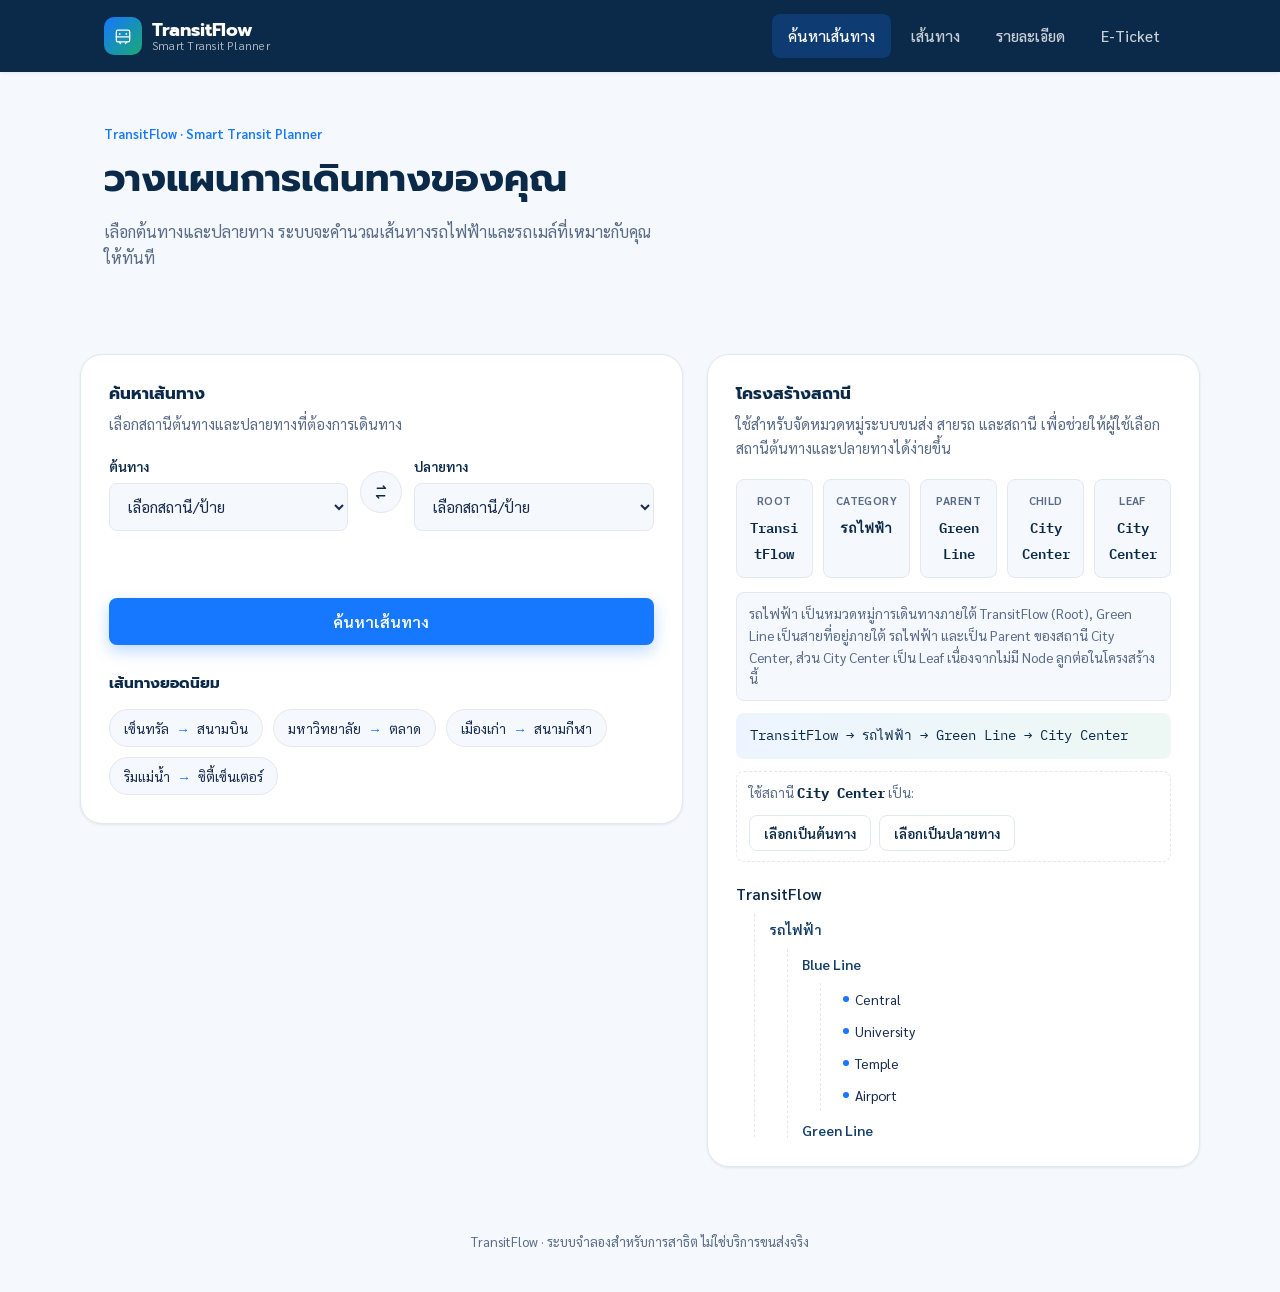
<file: index.html>
<!DOCTYPE html>
<html lang="th">
<head>
  <meta charset="UTF-8" />
  <meta name="viewport" content="width=device-width, initial-scale=1.0" />
  <title>TransitFlow — วางแผนการเดินทางของคุณ</title>
  <meta name="description" content="TransitFlow ระบบวางแผนการเดินทางด้วยรถไฟฟ้าและรถเมล์ ค้นหาเส้นทางที่ดีที่สุดสำหรับคุณ" />
  <link rel="stylesheet" href="css/style.css" />
</head>
<body>

  <!-- ============ HEADER / NAVIGATION ============ -->
  <header class="site-header">
    <div class="container site-header__inner">
      <a class="brand" href="index.html">
        <span class="brand__mark" aria-hidden="true">
          <svg viewBox="0 0 24 24" fill="none"><path d="M4 17V7a2 2 0 0 1 2-2h12a2 2 0 0 1 2 2v10a2 2 0 0 1-2 2H6a2 2 0 0 1-2-2Z" stroke="#fff" stroke-width="1.6"/><path d="M4 13h16M9 21l-1.5-2M16.5 19 15 21" stroke="#fff" stroke-width="1.6" stroke-linecap="round"/><circle cx="8" cy="9.5" r="1.1" fill="#fff"/><circle cx="16" cy="9.5" r="1.1" fill="#fff"/></svg>
        </span>
        <span class="brand__text">
          <span class="brand__name">TransitFlow</span>
          <span class="brand__tagline">Smart Transit Planner</span>
        </span>
      </a>

      <button class="nav-toggle" type="button" aria-label="เปิดเมนู" aria-expanded="false">
        <span class="nav-toggle__bar"></span>
      </button>

      <nav aria-label="เมนูหลัก">
        <ul class="nav-menu">
          <li><a href="index.html">ค้นหาเส้นทาง</a></li>
          <li><a href="routes.html">เส้นทาง</a></li>
          <li><a href="itinerary.html">รายละเอียด</a></li>
          <li><a href="ticket.html">E-Ticket</a></li>
        </ul>
      </nav>
    </div>
  </header>

  <!-- ============ HERO ============ -->
  <section class="hero">
    <div class="container">
      <span class="hero__eyebrow">TransitFlow · Smart Transit Planner</span>
      <h1 class="hero__title">วางแผนการเดินทางของคุณ</h1>
      <p class="hero__desc">เลือกต้นทางและปลายทาง ระบบจะคำนวณเส้นทางรถไฟฟ้าและรถเมล์ที่เหมาะกับคุณให้ทันที</p>
    </div>
  </section>

  <!-- ============ MAIN ============ -->
  <main class="container page-section">
    <div class="search-grid">

      <!-- ค้นหาเส้นทาง -->
      <section class="card" aria-labelledby="search-heading">
        <h2 id="search-heading" class="section-title">ค้นหาเส้นทาง</h2>
        <p class="section-desc">เลือกสถานีต้นทางและปลายทางที่ต้องการเดินทาง</p>

        <form class="search-form" id="search-form" novalidate>
          <div class="form-row">
            <div class="field">
              <label for="origin-select">ต้นทาง</label>
              <select id="origin-select" required aria-required="true"></select>
            </div>

            <button class="form-swap" type="button" id="swap-stations" aria-label="สลับต้นทางและปลายทาง">
              <svg width="18" height="18" viewBox="0 0 24 24" fill="none"><path d="M7 7h11l-3-3M17 17H6l3 3" stroke="currentColor" stroke-width="1.8" stroke-linecap="round" stroke-linejoin="round"/></svg>
            </button>

            <div class="field">
              <label for="destination-select">ปลายทาง</label>
              <select id="destination-select" required aria-required="true"></select>
            </div>
          </div>

          <p class="form-error" id="search-error" role="alert"></p>

          <button type="submit" class="btn btn--primary btn--block">ค้นหาเส้นทาง</button>
        </form>

        <h3 class="section-title" style="margin-top:28px; font-size:0.95rem;">เส้นทางยอดนิยม</h3>
        <div class="popular-routes" id="popular-routes"></div>
      </section>

      <!-- โครงสร้างสถานี (Tree) -->
      <section class="card" aria-labelledby="tree-heading">
        <h2 id="tree-heading" class="section-title">โครงสร้างสถานี</h2>
        <p class="section-desc">ใช้สำหรับจัดหมวดหมู่ระบบขนส่ง สายรถ และสถานี เพื่อช่วยให้ผู้ใช้เลือกสถานีต้นทางและปลายทางได้ง่ายขึ้น</p>

        <div class="hierarchy-cards" id="tree-hierarchy-cards">
          <div class="hierarchy-card">
            <span class="hierarchy-card__label">ROOT</span>
            <span class="hierarchy-card__value" id="card-root">-</span>
          </div>
          <div class="hierarchy-card">
            <span class="hierarchy-card__label">CATEGORY</span>
            <span class="hierarchy-card__value" id="card-category">-</span>
          </div>
          <div class="hierarchy-card">
            <span class="hierarchy-card__label">PARENT</span>
            <span class="hierarchy-card__value" id="card-parent">-</span>
          </div>
          <div class="hierarchy-card">
            <span class="hierarchy-card__label">CHILD</span>
            <span class="hierarchy-card__value" id="card-child">-</span>
          </div>
          <div class="hierarchy-card">
            <span class="hierarchy-card__label">LEAF</span>
            <span class="hierarchy-card__value" id="card-leaf">-</span>
          </div>
        </div>

        <p class="tree-relationship-desc" id="tree-relationship-desc" aria-live="polite">-</p>

        <div class="root-leaf-path" id="tree-root-leaf-path" aria-live="polite">-</div>

        <!-- Task 1: เลือกสถานีจาก Tree แล้วกำหนดเป็นต้นทาง/ปลายทางได้ทันที -->
        <div class="tree-selected-actions">
          <span class="tree-selected-actions__label">
            ใช้สถานี <strong id="tree-selected-station">-</strong> เป็น:
          </span>
          <div class="tree-selected-actions__buttons">
            <button type="button" class="btn btn--secondary btn--sm" id="btn-set-origin">เลือกเป็นต้นทาง</button>
            <button type="button" class="btn btn--secondary btn--sm" id="btn-set-destination">เลือกเป็นปลายทาง</button>
          </div>
        </div>

        <ul class="tree-diagram" id="tree-diagram"></ul>
      </section>
    </div>
  </main>

  <footer class="site-footer">
    <div class="container">TransitFlow · ระบบจำลองสำหรับการสาธิต ไม่ใช่บริการขนส่งจริง</div>
  </footer>

  <script src="js/data.js"></script>
  <script src="js/tree.js"></script>
  <script src="js/graph.js"></script>
  <script src="js/app.js"></script>
  <script src="js/search.js"></script>
</body>
</html>
</file>
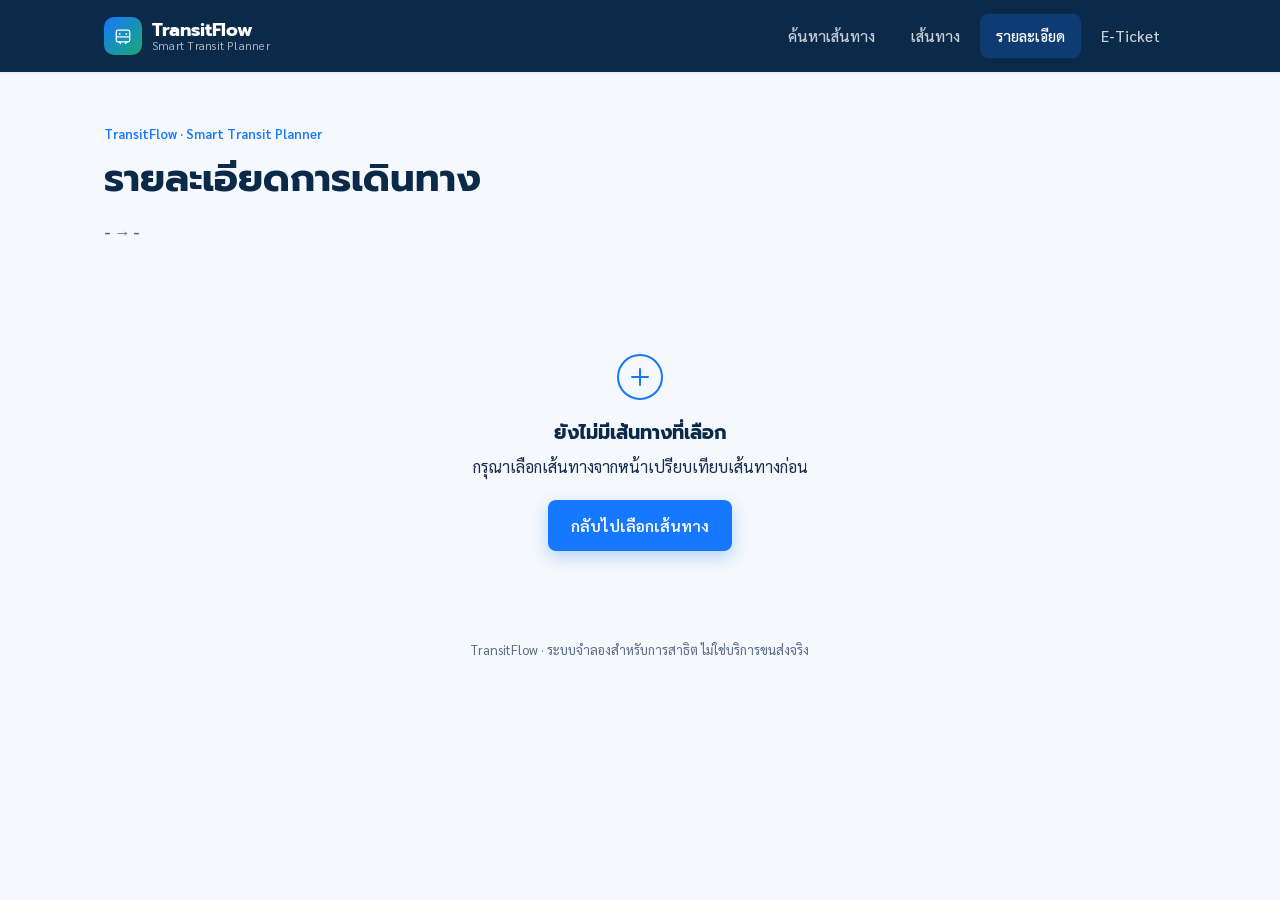
<file: itinerary.html>
<!DOCTYPE html>
<html lang="th">
<head>
  <meta charset="UTF-8" />
  <meta name="viewport" content="width=device-width, initial-scale=1.0" />
  <title>TransitFlow — รายละเอียดการเดินทาง</title>
  <link rel="stylesheet" href="css/style.css" />
</head>
<body>

  <!-- ============ HEADER / NAVIGATION ============ -->
  <header class="site-header">
    <div class="container site-header__inner">
      <a class="brand" href="index.html">
        <span class="brand__mark" aria-hidden="true">
          <svg viewBox="0 0 24 24" fill="none"><path d="M4 17V7a2 2 0 0 1 2-2h12a2 2 0 0 1 2 2v10a2 2 0 0 1-2 2H6a2 2 0 0 1-2-2Z" stroke="#fff" stroke-width="1.6"/><path d="M4 13h16M9 21l-1.5-2M16.5 19 15 21" stroke="#fff" stroke-width="1.6" stroke-linecap="round"/><circle cx="8" cy="9.5" r="1.1" fill="#fff"/><circle cx="16" cy="9.5" r="1.1" fill="#fff"/></svg>
        </span>
        <span class="brand__text">
          <span class="brand__name">TransitFlow</span>
          <span class="brand__tagline">Smart Transit Planner</span>
        </span>
      </a>

      <button class="nav-toggle" type="button" aria-label="เปิดเมนู" aria-expanded="false">
        <span class="nav-toggle__bar"></span>
      </button>

      <nav aria-label="เมนูหลัก">
        <ul class="nav-menu">
          <li><a href="index.html">ค้นหาเส้นทาง</a></li>
          <li><a href="routes.html">เส้นทาง</a></li>
          <li><a href="itinerary.html">รายละเอียด</a></li>
          <li><a href="ticket.html">E-Ticket</a></li>
        </ul>
      </nav>
    </div>
  </header>

  <!-- ============ HERO ============ -->
  <section class="hero">
    <div class="container">
      <span class="hero__eyebrow">TransitFlow · Smart Transit Planner</span>
      <h1 class="hero__title">รายละเอียดการเดินทาง</h1>
      <p class="hero__desc">
        <strong id="itinerary-origin">-</strong> → <strong id="itinerary-destination">-</strong>
      </p>
    </div>
  </section>

  <!-- ============ EMPTY STATE ============ -->
  <div class="container" id="itinerary-empty-state" hidden></div>

  <!-- ============ MAIN ============ -->
  <main class="container page-section" id="itinerary-page" hidden>
    <div class="card" style="max-width:640px; margin:0 auto;">
      <h2 class="section-title">ไทม์ไลน์การเดินทาง</h2>
      <p class="section-desc">โหมดที่ใช้คำนวณ: <span id="itinerary-weight-mode">-</span></p>

      <ol class="timeline-list" id="timeline-list"></ol>

      <div class="itinerary-summary">
        <div class="itinerary-summary__item">
          <span class="value" id="itinerary-total-time">-</span>
          <span class="label">เวลาเดินทางรวม</span>
        </div>
        <div class="itinerary-summary__item">
          <span class="value" id="itinerary-total-fare">-</span>
          <span class="label">ค่าโดยสารรวม</span>
        </div>
      </div>

      <button type="button" class="btn btn--primary btn--block" id="btn-confirm-trip" style="margin-top:24px;">
        ยืนยันการเดินทาง
      </button>
    </div>
  </main>

  <footer class="site-footer">
    <div class="container">TransitFlow · ระบบจำลองสำหรับการสาธิต ไม่ใช่บริการขนส่งจริง</div>
  </footer>

  <script src="js/data.js"></script>
  <script src="js/tree.js"></script>
  <script src="js/graph.js"></script>
  <script src="js/app.js"></script>
  <script src="js/itinerary.js"></script>
</body>
</html>
</file>
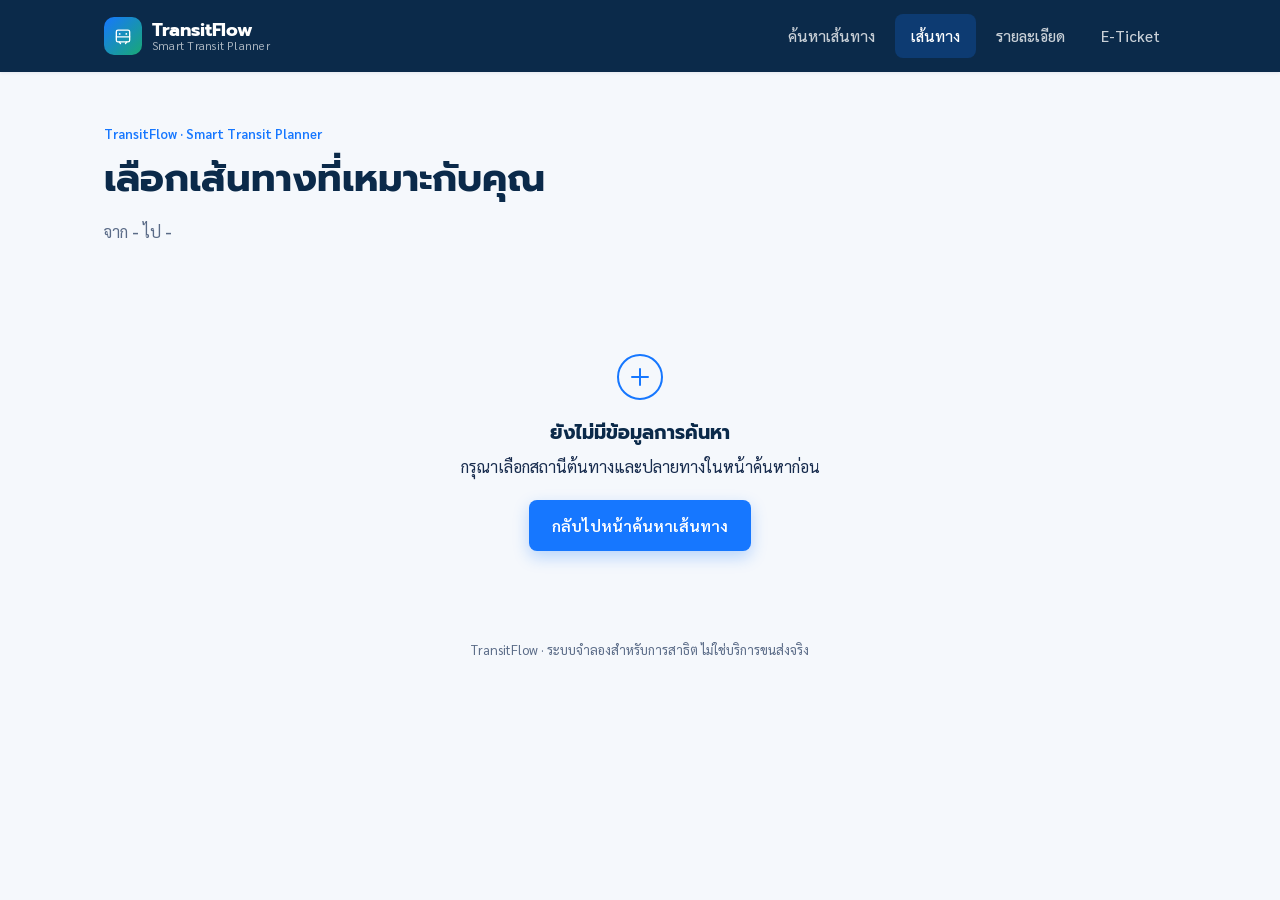
<file: routes.html>
<!DOCTYPE html>
<html lang="th">
<head>
  <meta charset="UTF-8" />
  <meta name="viewport" content="width=device-width, initial-scale=1.0" />
  <title>TransitFlow — เลือกเส้นทางที่เหมาะกับคุณ</title>
  <link rel="stylesheet" href="css/style.css" />
</head>
<body>

  <!-- ============ HEADER / NAVIGATION ============ -->
  <header class="site-header">
    <div class="container site-header__inner">
      <a class="brand" href="index.html">
        <span class="brand__mark" aria-hidden="true">
          <svg viewBox="0 0 24 24" fill="none"><path d="M4 17V7a2 2 0 0 1 2-2h12a2 2 0 0 1 2 2v10a2 2 0 0 1-2 2H6a2 2 0 0 1-2-2Z" stroke="#fff" stroke-width="1.6"/><path d="M4 13h16M9 21l-1.5-2M16.5 19 15 21" stroke="#fff" stroke-width="1.6" stroke-linecap="round"/><circle cx="8" cy="9.5" r="1.1" fill="#fff"/><circle cx="16" cy="9.5" r="1.1" fill="#fff"/></svg>
        </span>
        <span class="brand__text">
          <span class="brand__name">TransitFlow</span>
          <span class="brand__tagline">Smart Transit Planner</span>
        </span>
      </a>

      <button class="nav-toggle" type="button" aria-label="เปิดเมนู" aria-expanded="false">
        <span class="nav-toggle__bar"></span>
      </button>

      <nav aria-label="เมนูหลัก">
        <ul class="nav-menu">
          <li><a href="index.html">ค้นหาเส้นทาง</a></li>
          <li><a href="routes.html">เส้นทาง</a></li>
          <li><a href="itinerary.html">รายละเอียด</a></li>
          <li><a href="ticket.html">E-Ticket</a></li>
        </ul>
      </nav>
    </div>
  </header>

  <!-- ============ HERO ============ -->
  <section class="hero">
    <div class="container">
      <span class="hero__eyebrow">TransitFlow · Smart Transit Planner</span>
      <h1 class="hero__title">เลือกเส้นทางที่เหมาะกับคุณ</h1>
      <p class="hero__desc">
        จาก <strong id="route-origin-label">-</strong> ไป <strong id="route-destination-label">-</strong>
      </p>
    </div>
  </section>

  <!-- ============ EMPTY STATE ============ -->
  <div class="container" id="routes-empty-state" hidden></div>

  <!-- ============ MAIN ============ -->
  <main class="container page-section" id="routes-page" hidden>

    <!-- เครือข่ายเส้นทาง -->
    <section class="card" aria-labelledby="network-heading" style="margin-bottom:24px;">
      <h2 id="network-heading" class="section-title">เครือข่ายเส้นทาง</h2>
      <p class="section-desc">ภาพรวมโครงข่ายสถานีและเส้นทางทั้งหมดในระบบ TransitFlow</p>

      <div class="summary-strip">
        <div class="summary-stat">
          <span class="summary-stat__value" id="summary-vertex">-</span>
          <span class="summary-stat__label">สถานี (Vertex)</span>
        </div>
        <div class="summary-stat">
          <span class="summary-stat__value" id="summary-edge">-</span>
          <span class="summary-stat__label">เส้นทางเชื่อมต่อ (Edge)</span>
        </div>
        <div class="summary-stat">
          <span class="summary-stat__value">Weighted</span>
          <span class="summary-stat__label">เวลา / ค่าโดยสาร</span>
        </div>
        <div class="summary-stat">
          <span class="summary-stat__value">Dijkstra</span>
          <span class="summary-stat__label">Algorithm หลัก</span>
        </div>
      </div>

      <p class="network-weight-mode">
        แสดง Weight บนเส้นทาง: <strong id="network-weight-mode-label">เวลาเดินทาง (time)</strong>
      </p>

      <div class="network-wrap">
        <svg id="network-svg" class="network-svg" viewBox="0 0 420 300" role="img" aria-label="แผนภาพเครือข่ายสถานี"></svg>
      </div>

      <div class="network-legend">
        <span><span class="legend-dot" aria-hidden="true"></span> ● Station</span>
        <span><span class="legend-line" style="background:var(--color-border)" aria-hidden="true"></span> ━━ Route</span>
        <span><span class="legend-dot legend-dot--active" aria-hidden="true"></span> ★ Selected Path</span>
        <span class="mono">5 min = เวลาเดินทาง</span>
        <span class="mono">฿15 = ค่าโดยสาร</span>
      </div>

      <div style="margin-top:22px;">
        <h3 class="section-title" style="font-size:0.95rem;">สำรวจเครือข่าย</h3>
        <div class="explorer-buttons">
          <button type="button" class="btn btn--secondary btn--sm" id="btn-bfs">BFS</button>
          <button type="button" class="btn btn--secondary btn--sm" id="btn-dfs">DFS</button>
        </div>
        <div class="explorer-result mono" id="explorer-result">กดปุ่มเพื่อดูลำดับการสำรวจสถานีจากต้นทาง</div>
      </div>
    </section>

    <!-- เปรียบเทียบเส้นทาง -->
    <section class="card" aria-labelledby="options-heading">
      <h2 id="options-heading" class="section-title">เปรียบเทียบเส้นทาง</h2>
      <p class="section-desc">เลือกโหมดการคำนวณเพื่อดูเส้นทางที่เหมาะกับความต้องการของคุณ</p>

      <div class="mode-tabs" role="tablist" aria-label="โหมดการคำนวณเส้นทาง">
        <button type="button" class="mode-tab mode-tab--active" data-mode="time" role="tab" aria-selected="true">เร็วที่สุด</button>
        <button type="button" class="mode-tab" data-mode="fare" role="tab" aria-selected="false">ประหยัดที่สุด</button>
        <button type="button" class="mode-tab" data-mode="balanced" role="tab" aria-selected="false">แนะนำ</button>
      </div>
      <p class="algo-note">Algorithm: <strong>Dijkstra</strong> — Weight ที่ใช้: <span id="algo-weight-label">-</span></p>
      <p class="algo-note algo-note--explain">
        ระบบเรียกใช้ Dijkstra แยกครั้งตามแต่ละโหมด โดยกำหนด Weight ต่างกัน
        (Time / Fare / Time + Fare) เพื่อคำนวณเส้นทางที่เหมาะกับวัตถุประสงค์ของผู้ใช้ในแต่ละโหมด
      </p>

      <div class="route-options-list" id="route-options-list"></div>
    </section>

    <!-- Path ตัวอย่าง -->
    <section class="card" aria-labelledby="path-example-heading" style="margin-top:24px;">
      <h2 id="path-example-heading" class="section-title">เส้นทางที่แนะนำในขณะนี้</h2>
      <div id="path-example"></div>
    </section>
  </main>

  <footer class="site-footer">
    <div class="container">TransitFlow · ระบบจำลองสำหรับการสาธิต ไม่ใช่บริการขนส่งจริง</div>
  </footer>

  <script src="js/data.js"></script>
  <script src="js/tree.js"></script>
  <script src="js/graph.js"></script>
  <script src="js/app.js"></script>
  <script src="js/routes.js"></script>
</body>
</html>
</file>
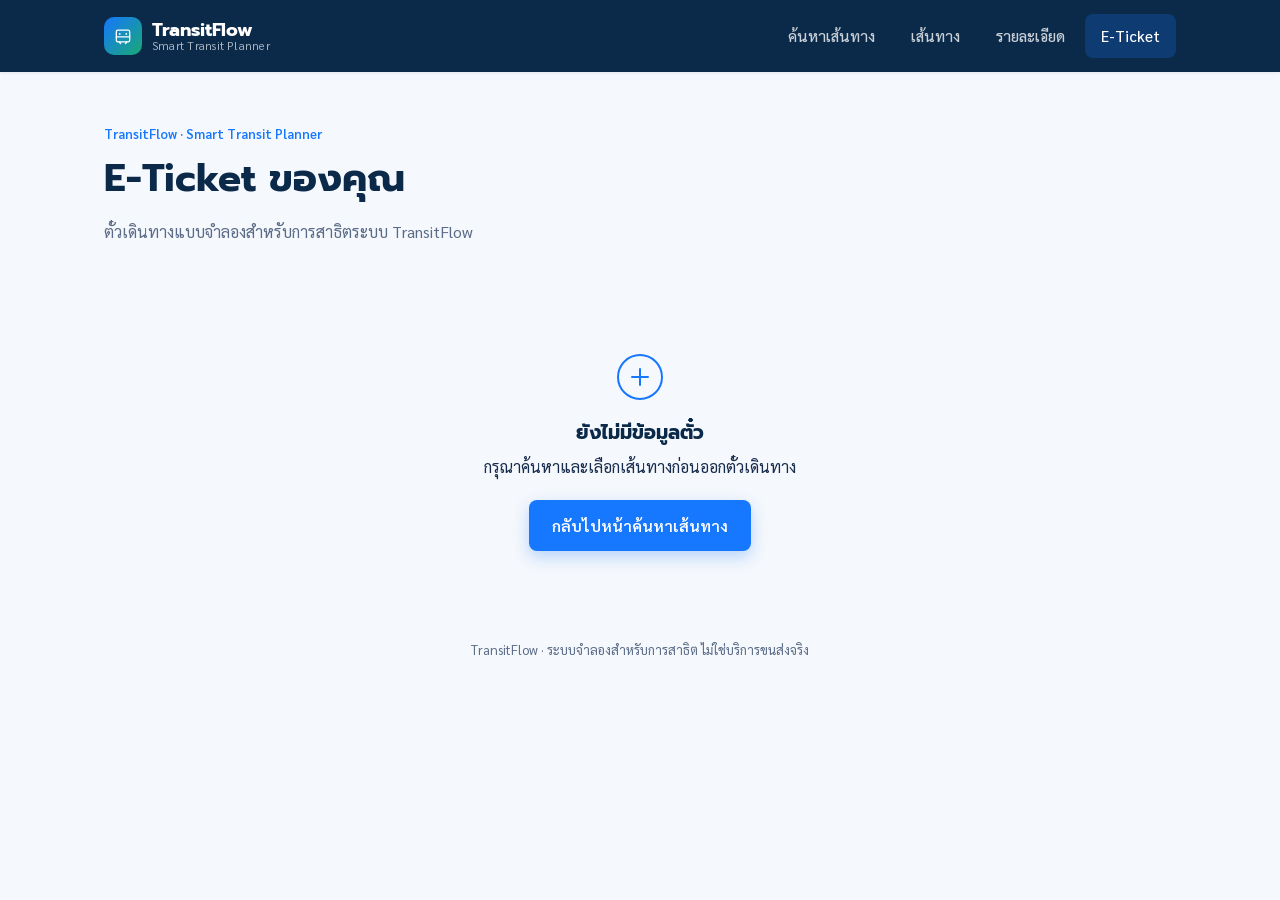
<file: ticket.html>
<!DOCTYPE html>
<html lang="th">
<head>
  <meta charset="UTF-8" />
  <meta name="viewport" content="width=device-width, initial-scale=1.0" />
  <title>TransitFlow — E-Ticket ของคุณ</title>
  <link rel="stylesheet" href="css/style.css" />
</head>
<body>

  <!-- ============ HEADER / NAVIGATION ============ -->
  <header class="site-header">
    <div class="container site-header__inner">
      <a class="brand" href="index.html">
        <span class="brand__mark" aria-hidden="true">
          <svg viewBox="0 0 24 24" fill="none"><path d="M4 17V7a2 2 0 0 1 2-2h12a2 2 0 0 1 2 2v10a2 2 0 0 1-2 2H6a2 2 0 0 1-2-2Z" stroke="#fff" stroke-width="1.6"/><path d="M4 13h16M9 21l-1.5-2M16.5 19 15 21" stroke="#fff" stroke-width="1.6" stroke-linecap="round"/><circle cx="8" cy="9.5" r="1.1" fill="#fff"/><circle cx="16" cy="9.5" r="1.1" fill="#fff"/></svg>
        </span>
        <span class="brand__text">
          <span class="brand__name">TransitFlow</span>
          <span class="brand__tagline">Smart Transit Planner</span>
        </span>
      </a>

      <button class="nav-toggle" type="button" aria-label="เปิดเมนู" aria-expanded="false">
        <span class="nav-toggle__bar"></span>
      </button>

      <nav aria-label="เมนูหลัก">
        <ul class="nav-menu">
          <li><a href="index.html">ค้นหาเส้นทาง</a></li>
          <li><a href="routes.html">เส้นทาง</a></li>
          <li><a href="itinerary.html">รายละเอียด</a></li>
          <li><a href="ticket.html">E-Ticket</a></li>
        </ul>
      </nav>
    </div>
  </header>

  <!-- ============ HERO ============ -->
  <section class="hero">
    <div class="container">
      <span class="hero__eyebrow">TransitFlow · Smart Transit Planner</span>
      <h1 class="hero__title">E-Ticket ของคุณ</h1>
      <p class="hero__desc">ตั๋วเดินทางแบบจำลองสำหรับการสาธิตระบบ TransitFlow</p>
    </div>
  </section>

  <!-- ============ EMPTY STATE ============ -->
  <div class="container" id="ticket-empty-state" hidden></div>

  <!-- ============ MAIN ============ -->
  <main class="container page-section" id="ticket-page" hidden>
    <div class="ticket-wrap">
      <div class="ticket">
        <div class="ticket__header">
          <span class="ticket__brand">TransitFlow</span>
          <span class="ticket__type">E-TICKET</span>
        </div>

        <div class="ticket__body">
          <p class="ticket__route" id="ticket-route">-</p>
          <p class="ticket__route-en mono" id="ticket-route-en">-</p>

          <div class="ticket__grid">
            <div class="ticket__field">
              <span class="label">สายที่ใช้บริการ</span>
              <span class="value" id="ticket-lines">-</span>
            </div>
            <div class="ticket__field">
              <span class="label">เวลาเดินทาง</span>
              <span class="value" id="ticket-time">-</span>
            </div>
            <div class="ticket__field">
              <span class="label">ค่าโดยสารรวม</span>
              <span class="value" id="ticket-fare">-</span>
            </div>
            <div class="ticket__field">
              <span class="label">ออกตั๋วเมื่อ</span>
              <span class="value" id="ticket-issued">-</span>
            </div>
          </div>

          <hr class="ticket__divider" />

          <div class="ticket__qr-wrap">
            <div class="ticket__qr" id="ticket-qr" role="img" aria-label="QR Code จำลองสำหรับตั๋วเดินทาง"></div>
            <span class="ticket__id" id="ticket-id">TF-000000</span>
          </div>

          <p class="ticket__disclaimer">
            ตั๋วนี้เป็นข้อมูลจำลองสำหรับการสาธิตระบบ ไม่สามารถใช้เดินทางจริงได้
          </p>
        </div>
      </div>

      <div class="ticket-actions">
        <a href="index.html" class="btn btn--secondary btn--block">ค้นหาเส้นทางใหม่</a>
        <button type="button" class="btn btn--primary btn--block" id="btn-print-ticket">พิมพ์ตั๋ว</button>
      </div>
    </div>
  </main>

  <footer class="site-footer">
    <div class="container">TransitFlow · ระบบจำลองสำหรับการสาธิต ไม่ใช่บริการขนส่งจริง</div>
  </footer>

  <script src="js/data.js"></script>
  <script src="js/tree.js"></script>
  <script src="js/graph.js"></script>
  <script src="js/app.js"></script>
  <script src="js/ticket.js"></script>
</body>
</html>
</file>
<file: css/style.css>
/* =====================================================================
   TransitFlow — Design System
   Theme: Modern Transit Dashboard
   Fonts : Prompt (หัวข้อ) / Sarabun (เนื้อหา) / IBM Plex Mono (ตัวเลข-ป้ายข้อมูล)
   ===================================================================== */

@import url("https://fonts.googleapis.com/css2?family=Prompt:wght@500;600;700&family=Sarabun:wght@400;500;600&family=IBM+Plex+Mono:wght@500;600&display=swap");

:root {
  --color-primary: #0b2a4a;
  --color-primary-soft: #143f68;
  --color-secondary: #1677ff;
  --color-accent: #19a974;
  --color-danger: #d64545;
  --color-bg: #f5f8fc;
  --color-surface: #ffffff;
  --color-text: #172b4d;
  --color-text-muted: #5a6b87;
  --color-border: #e3e8f0;

  --font-display: "Prompt", "Sarabun", sans-serif;
  --font-body: "Sarabun", sans-serif;
  --font-mono: "IBM Plex Mono", monospace;

  --radius-sm: 8px;
  --radius-md: 14px;
  --radius-lg: 22px;

  --shadow-sm: 0 1px 3px rgba(11, 42, 74, 0.08);
  --shadow-md: 0 10px 28px rgba(11, 42, 74, 0.12);

  --header-height: 72px;
}

/* ================= RESET / BASE ================= */
*,
*::before,
*::after {
  box-sizing: border-box;
}

html {
  scroll-behavior: smooth;
}

body {
  margin: 0;
  font-family: var(--font-body);
  background: var(--color-bg);
  color: var(--color-text);
  line-height: 1.6;
  -webkit-font-smoothing: antialiased;
}

h1, h2, h3, h4 {
  font-family: var(--font-display);
  color: var(--color-primary);
  margin: 0 0 0.4em;
  line-height: 1.3;
}

p {
  margin: 0 0 1em;
  color: var(--color-text);
}

a {
  color: var(--color-secondary);
}

button {
  font-family: inherit;
}

.mono {
  font-family: var(--font-mono);
}

:focus-visible {
  outline: 3px solid rgba(22, 119, 255, 0.45);
  outline-offset: 2px;
  border-radius: 4px;
}

.container {
  width: 100%;
  max-width: 1120px;
  margin: 0 auto;
  padding: 0 24px;
}

.visually-hidden {
  position: absolute;
  width: 1px;
  height: 1px;
  overflow: hidden;
  clip: rect(0 0 0 0);
  white-space: nowrap;
}

/* ================= HEADER / NAVIGATION ================= */
.site-header {
  position: sticky;
  top: 0;
  z-index: 40;
  height: var(--header-height);
  background: var(--color-primary);
  box-shadow: var(--shadow-sm);
}

.site-header__inner {
  display: flex;
  align-items: center;
  justify-content: space-between;
  height: 100%;
}

.brand {
  display: flex;
  align-items: center;
  gap: 10px;
  text-decoration: none;
  color: #fff;
}

.brand__mark {
  width: 38px;
  height: 38px;
  border-radius: 10px;
  background: linear-gradient(135deg, var(--color-secondary), var(--color-accent));
  display: flex;
  align-items: center;
  justify-content: center;
  flex-shrink: 0;
}

.brand__mark svg {
  width: 20px;
  height: 20px;
}

.brand__text {
  display: flex;
  flex-direction: column;
  line-height: 1.1;
}

.brand__name {
  font-family: var(--font-display);
  font-weight: 700;
  font-size: 1.15rem;
}

.brand__tagline {
  font-size: 0.72rem;
  color: rgba(255, 255, 255, 0.65);
  letter-spacing: 0.02em;
}

.nav-toggle {
  display: none;
  background: none;
  border: none;
  color: #fff;
  cursor: pointer;
  padding: 8px;
}

.nav-toggle__bar,
.nav-toggle__bar::before,
.nav-toggle__bar::after {
  content: "";
  display: block;
  width: 22px;
  height: 2px;
  background: #fff;
  position: relative;
  transition: transform 0.2s ease;
}

.nav-toggle__bar::before {
  position: absolute;
  top: -7px;
}

.nav-toggle__bar::after {
  position: absolute;
  top: 7px;
}

.nav-menu {
  display: flex;
  align-items: center;
  gap: 4px;
  list-style: none;
  margin: 0;
  padding: 0;
}

.nav-menu a {
  display: inline-block;
  padding: 10px 16px;
  border-radius: var(--radius-sm);
  color: rgba(255, 255, 255, 0.78);
  text-decoration: none;
  font-size: 0.95rem;
  font-weight: 500;
  transition: background 0.15s ease, color 0.15s ease;
}

.nav-menu a:hover {
  background: rgba(255, 255, 255, 0.08);
  color: #fff;
}

.nav-link--active {
  background: rgba(22, 119, 255, 0.22) !important;
  color: #fff !important;
}

/* ================= BUTTONS ================= */
.btn {
  display: inline-flex;
  align-items: center;
  justify-content: center;
  gap: 8px;
  padding: 12px 22px;
  border-radius: var(--radius-sm);
  border: 1px solid transparent;
  font-size: 0.98rem;
  font-weight: 600;
  cursor: pointer;
  text-decoration: none;
  transition: transform 0.12s ease, box-shadow 0.12s ease, background 0.15s ease, border-color 0.15s ease;
}

.btn:active {
  transform: translateY(1px);
}

.btn--primary {
  background: var(--color-secondary);
  color: #fff;
  box-shadow: 0 6px 16px rgba(22, 119, 255, 0.28);
}

.btn--primary:hover {
  background: #0f66e6;
}

.btn--secondary {
  background: #fff;
  color: var(--color-primary);
  border-color: var(--color-border);
}

.btn--secondary:hover {
  border-color: var(--color-secondary);
  color: var(--color-secondary);
}

.btn--accent {
  background: var(--color-accent);
  color: #fff;
}

.btn--accent:hover {
  background: #148a5f;
}

.btn--block {
  width: 100%;
}

.btn--sm {
  padding: 8px 14px;
  font-size: 0.85rem;
}

.btn[disabled] {
  opacity: 0.55;
  cursor: not-allowed;
}

/* ================= HERO ================= */
.hero {
  padding: 48px 0 32px;
}

.hero__eyebrow {
  display: inline-block;
  font-size: 0.82rem;
  color: var(--color-secondary);
  font-weight: 600;
  margin-bottom: 10px;
}

.hero__title {
  font-size: clamp(1.7rem, 3vw, 2.4rem);
  max-width: 640px;
}

.hero__desc {
  color: var(--color-text-muted);
  max-width: 560px;
}

/* ================= CARD ================= */
.card {
  background: var(--color-surface);
  border: 1px solid var(--color-border);
  border-radius: var(--radius-lg);
  box-shadow: var(--shadow-sm);
  padding: 28px;
}

.card--flush {
  padding: 0;
  overflow: hidden;
}

.section-title {
  font-size: 1.05rem;
  display: flex;
  align-items: center;
  gap: 8px;
}

.section-desc {
  color: var(--color-text-muted);
  font-size: 0.92rem;
  margin-bottom: 20px;
}

.page-section {
  padding: 36px 0;
}

/* ================= SEARCH FORM (Page 1) ================= */
.search-grid {
  display: grid;
  grid-template-columns: 1.1fr 0.9fr;
  gap: 24px;
  align-items: start;
}

.search-form {
  display: grid;
  gap: 18px;
}

.form-row {
  display: grid;
  grid-template-columns: 1fr auto 1fr;
  gap: 12px;
  align-items: end;
}

.form-swap {
  display: flex;
  align-items: center;
  justify-content: center;
  width: 42px;
  height: 42px;
  border-radius: 50%;
  border: 1px solid var(--color-border);
  background: var(--color-bg);
  cursor: pointer;
  align-self: center;
  margin-bottom: 2px;
  color: var(--color-primary);
  transition: background 0.15s ease, transform 0.15s ease;
}

.form-swap:hover {
  background: #e9f1ff;
  transform: rotate(180deg);
}

.field label {
  display: block;
  font-size: 0.85rem;
  font-weight: 600;
  color: var(--color-primary);
  margin-bottom: 6px;
}

.field select,
.field input {
  width: 100%;
  padding: 12px 14px;
  border-radius: var(--radius-sm);
  border: 1px solid var(--color-border);
  background: var(--color-bg);
  font-family: inherit;
  font-size: 0.95rem;
  color: var(--color-text);
  transition: border-color 0.15s ease, box-shadow 0.15s ease;
}

.field select:focus,
.field input:focus {
  border-color: var(--color-secondary);
  box-shadow: 0 0 0 3px rgba(22, 119, 255, 0.15);
  outline: none;
}

.form-error {
  min-height: 1.2em;
  color: var(--color-danger);
  font-size: 0.88rem;
  font-weight: 500;
}

.popular-routes {
  display: flex;
  flex-wrap: wrap;
  gap: 10px;
  margin-top: 16px;
}

.route-chip {
  display: flex;
  align-items: center;
  gap: 8px;
  padding: 9px 14px;
  background: var(--color-bg);
  border: 1px solid var(--color-border);
  border-radius: 999px;
  font-size: 0.85rem;
  cursor: pointer;
  color: var(--color-text);
  transition: border-color 0.15s ease, background 0.15s ease;
}

.route-chip:hover {
  border-color: var(--color-secondary);
  background: #eef5ff;
}

.route-chip__arrow {
  color: var(--color-secondary);
}

/* ================= TREE / STATION HIERARCHY (Page 1) ================= */
.hierarchy-cards {
  display: grid;
  grid-template-columns: repeat(5, 1fr);
  gap: 10px;
  margin-bottom: 14px;
}

.hierarchy-card {
  background: var(--color-bg);
  border: 1px solid var(--color-border);
  border-radius: var(--radius-sm);
  padding: 12px;
  text-align: center;
}

.hierarchy-card__label {
  display: block;
  font-size: 0.7rem;
  font-weight: 700;
  letter-spacing: 0.04em;
  color: var(--color-text-muted);
  margin-bottom: 4px;
}

.hierarchy-card__value {
  font-family: var(--font-mono);
  font-size: 0.88rem;
  font-weight: 600;
  color: var(--color-primary);
  word-break: break-word;
}

.tree-relationship-desc {
  font-size: 0.85rem;
  color: var(--color-text-muted);
  background: var(--color-bg);
  border: 1px solid var(--color-border);
  border-radius: var(--radius-sm);
  padding: 10px 12px;
  margin: 0 0 12px;
}

.root-leaf-path {
  background: linear-gradient(90deg, rgba(22, 119, 255, 0.08), rgba(25, 169, 116, 0.08));
  border-radius: var(--radius-sm);
  padding: 12px 14px;
  font-family: var(--font-mono);
  font-size: 0.85rem;
  color: var(--color-primary);
  margin-bottom: 12px;
  overflow-x: auto;
  white-space: nowrap;
}

/* Task 1: ปุ่มเลือกสถานีจาก Tree มาเป็นต้นทาง/ปลายทาง */
.tree-selected-actions {
  display: flex;
  align-items: center;
  justify-content: space-between;
  flex-wrap: wrap;
  gap: 10px;
  padding: 10px 12px;
  border: 1px dashed var(--color-border);
  border-radius: var(--radius-sm);
  margin-bottom: 16px;
}

.tree-selected-actions__label {
  font-size: 0.85rem;
  color: var(--color-text-muted);
}

.tree-selected-actions__label strong {
  color: var(--color-primary);
  font-family: var(--font-mono);
}

.tree-selected-actions__buttons {
  display: flex;
  gap: 8px;
  flex-wrap: wrap;
}

.tree-diagram {
  list-style: none;
  margin: 0;
  padding: 0;
  max-height: 260px;
  overflow-y: auto;
}

.tree-diagram .tree-node__children {
  list-style: none;
  margin: 4px 0 4px 18px;
  padding-left: 14px;
  border-left: 1px dashed var(--color-border);
}

.tree-node__label {
  display: inline-block;
  padding: 4px 0;
  font-weight: 600;
  font-size: 0.88rem;
  color: var(--color-primary-soft);
}

.tree-node--depth-0 > .tree-node__label {
  font-size: 0.95rem;
  color: var(--color-primary);
}

.tree-node__leaf {
  display: inline-flex;
  align-items: center;
  gap: 6px;
  background: none;
  border: none;
  padding: 5px 8px;
  border-radius: var(--radius-sm);
  font-size: 0.86rem;
  font-family: var(--font-body);
  color: var(--color-text);
  cursor: pointer;
  margin: 2px 0;
}

.tree-node__leaf:hover {
  background: #eef5ff;
}

.tree-node__leaf--active {
  background: rgba(25, 169, 116, 0.12);
  color: var(--color-accent);
  font-weight: 600;
}

.tree-node__dot {
  width: 6px;
  height: 6px;
  border-radius: 50%;
  background: var(--color-secondary);
  flex-shrink: 0;
}

.tree-node__leaf--active .tree-node__dot {
  background: var(--color-accent);
}

/* ================= GRAPH SUMMARY & MODE TABS (Page 2) ================= */
.summary-strip {
  display: flex;
  flex-wrap: wrap;
  gap: 22px;
  margin-bottom: 20px;
}

.summary-stat {
  display: flex;
  flex-direction: column;
}

.summary-stat__value {
  font-family: var(--font-mono);
  font-size: 1.4rem;
  font-weight: 600;
  color: var(--color-primary);
}

.summary-stat__label {
  font-size: 0.78rem;
  color: var(--color-text-muted);
}

.mode-tabs {
  display: flex;
  gap: 8px;
  flex-wrap: wrap;
  margin-bottom: 8px;
}

.mode-tab {
  padding: 9px 18px;
  border-radius: 999px;
  border: 1px solid var(--color-border);
  background: var(--color-surface);
  font-size: 0.88rem;
  font-weight: 600;
  color: var(--color-text-muted);
  cursor: pointer;
  transition: all 0.15s ease;
}

.mode-tab:hover {
  border-color: var(--color-secondary);
}

.mode-tab--active {
  background: var(--color-primary);
  border-color: var(--color-primary);
  color: #fff;
}

.algo-note {
  font-size: 0.85rem;
  color: var(--color-text-muted);
  margin: 4px 0 8px;
}

.algo-note strong {
  color: var(--color-secondary);
}

.algo-note--explain {
  margin-bottom: 24px;
}

/* ================= ROUTE CARDS (Page 2) ================= */
.route-options-list {
  display: grid;
  gap: 14px;
}

.route-card {
  border: 1px solid var(--color-border);
  border-radius: var(--radius-md);
  padding: 18px 20px;
  background: var(--color-surface);
  transition: box-shadow 0.15s ease, border-color 0.15s ease;
}

.route-card:hover {
  box-shadow: var(--shadow-md);
}

.route-card--primary {
  border-color: var(--color-secondary);
  background: #f6faff;
}

.route-card__header {
  display: flex;
  align-items: center;
  gap: 10px;
  margin-bottom: 8px;
}

.route-card__number {
  font-family: var(--font-mono);
  font-size: 0.8rem;
  color: var(--color-text-muted);
}

.route-card__badge {
  background: var(--color-secondary);
  color: #fff;
  font-size: 0.72rem;
  font-weight: 700;
  padding: 3px 10px;
  border-radius: 999px;
}

.route-card__badge--muted {
  background: var(--color-border);
  color: var(--color-text-muted);
}

.route-card__algo {
  font-size: 0.8rem;
  color: var(--color-text-muted);
  margin: 0 0 12px;
}

.route-card__algo strong {
  color: var(--color-primary);
}

.route-card__path {
  font-weight: 600;
  margin-bottom: 10px;
}

.route-card__stats {
  display: flex;
  gap: 18px;
  flex-wrap: wrap;
  color: var(--color-text-muted);
  font-size: 0.86rem;
  margin-bottom: 14px;
}

.route-card__stats strong {
  color: var(--color-primary);
  font-family: var(--font-mono);
}

.route-error {
  color: var(--color-danger);
  font-weight: 600;
}

/* ================= NETWORK VISUALIZATION (Page 2) ================= */
.network-weight-mode {
  font-size: 0.85rem;
  color: var(--color-text-muted);
  margin-bottom: 10px;
}

.network-weight-mode strong {
  color: var(--color-secondary);
}

.network-wrap {
  width: 100%;
  overflow-x: auto;
}

.network-svg {
  width: 100%;
  min-width: 380px;
  height: auto;
}

.network-edge {
  stroke: var(--color-border);
  stroke-width: 2.5;
}

.network-edge--active {
  stroke: var(--color-accent);
  stroke-width: 4;
}

.network-node {
  fill: var(--color-secondary);
  stroke: #fff;
  stroke-width: 2;
}

.network-node--active {
  fill: var(--color-accent);
}

.network-label {
  font-family: var(--font-body);
  font-size: 9px;
  fill: var(--color-text);
  text-anchor: middle;
}

.network-weight {
  font-family: var(--font-mono);
  font-size: 8px;
  fill: var(--color-text-muted);
  text-anchor: middle;
}

.network-legend {
  display: flex;
  flex-wrap: wrap;
  gap: 16px;
  margin-top: 14px;
  font-size: 0.8rem;
  color: var(--color-text-muted);
}

.network-legend span {
  display: inline-flex;
  align-items: center;
  gap: 6px;
}

.legend-dot {
  width: 9px;
  height: 9px;
  border-radius: 50%;
  background: var(--color-secondary);
  display: inline-block;
}

.legend-dot--active {
  background: var(--color-accent);
}

.legend-line {
  width: 16px;
  height: 3px;
  background: var(--color-accent);
  display: inline-block;
  border-radius: 2px;
}

/* ================= PATH EXAMPLE (Page 2) ================= */
.path-example__route {
  font-family: var(--font-mono);
  font-weight: 600;
  color: var(--color-primary);
  margin-bottom: 8px;
}

.path-example__desc {
  color: var(--color-text-muted);
  font-size: 0.92rem;
}

/* ================= EXPLORER (BFS/DFS) ================= */
.explorer-buttons {
  display: flex;
  gap: 10px;
  margin-bottom: 12px;
}

.explorer-result {
  font-family: var(--font-mono);
  font-size: 0.85rem;
  background: var(--color-bg);
  border: 1px solid var(--color-border);
  border-radius: var(--radius-sm);
  padding: 12px 14px;
  min-height: 1.2em;
  overflow-x: auto;
  white-space: nowrap;
}

/* ================= TIMELINE (Page 3) ================= */
.timeline-list {
  list-style: none;
  margin: 0;
  padding: 0;
}

.timeline-item {
  display: grid;
  grid-template-columns: 64px 24px 1fr;
  gap: 10px;
  padding-bottom: 22px;
  position: relative;
}

.timeline-item:not(:last-child)::before {
  content: "";
  position: absolute;
  left: 75px;
  top: 22px;
  bottom: -2px;
  width: 2px;
  background: var(--color-border);
}

.timeline-item__time {
  font-family: var(--font-mono);
  font-weight: 600;
  color: var(--color-primary);
  padding-top: 2px;
}

.timeline-item__dot {
  width: 14px;
  height: 14px;
  border-radius: 50%;
  background: var(--color-secondary);
  border: 3px solid #dcebff;
  margin-top: 3px;
  z-index: 1;
}

.timeline-item__dot--endpoint {
  background: var(--color-accent);
  border-color: #d6f2e6;
}

.timeline-item__station {
  font-weight: 600;
  margin: 0 0 2px;
}

.timeline-item__station-th {
  font-weight: 400;
  color: var(--color-text-muted);
  font-size: 0.85rem;
}

.timeline-item__line {
  margin: 0;
  font-size: 0.85rem;
  color: var(--color-text-muted);
}

.timeline-item__line strong {
  color: var(--color-secondary);
}

.timeline-item__line--end {
  color: var(--color-accent);
  font-weight: 600;
}

.itinerary-summary {
  display: flex;
  gap: 26px;
  flex-wrap: wrap;
  padding-top: 18px;
  margin-top: 6px;
  border-top: 1px dashed var(--color-border);
}

.itinerary-summary__item .value {
  display: block;
  font-family: var(--font-mono);
  font-size: 1.3rem;
  font-weight: 600;
  color: var(--color-primary);
}

.itinerary-summary__item .label {
  font-size: 0.78rem;
  color: var(--color-text-muted);
}

/* ================= E-TICKET (Page 4) ================= */
.ticket-wrap {
  max-width: 420px;
  margin: 0 auto;
}

.ticket {
  background: var(--color-surface);
  border-radius: var(--radius-lg);
  box-shadow: var(--shadow-md);
  overflow: hidden;
  border: 1px solid var(--color-border);
}

.ticket__header {
  background: var(--color-primary);
  color: #fff;
  padding: 22px 26px;
  display: flex;
  align-items: center;
  justify-content: space-between;
}

.ticket__brand {
  font-family: var(--font-display);
  font-weight: 700;
  font-size: 1.05rem;
}

.ticket__type {
  font-size: 0.72rem;
  letter-spacing: 0.06em;
  background: rgba(255, 255, 255, 0.15);
  padding: 4px 10px;
  border-radius: 999px;
}

.ticket__body {
  padding: 26px;
}

.ticket__route {
  font-size: 1.2rem;
  font-weight: 700;
  color: var(--color-primary);
  margin-bottom: 2px;
}

.ticket__route-en {
  font-family: var(--font-mono);
  font-size: 0.8rem;
  color: var(--color-text-muted);
  margin-bottom: 16px;
}

.ticket__grid {
  display: grid;
  grid-template-columns: 1fr 1fr;
  gap: 16px;
  margin-bottom: 20px;
}

.ticket__field .label {
  display: block;
  font-size: 0.72rem;
  color: var(--color-text-muted);
  margin-bottom: 3px;
}

.ticket__field .value {
  font-family: var(--font-mono);
  font-weight: 600;
  color: var(--color-primary);
}

.ticket__divider {
  border: none;
  border-top: 1px dashed var(--color-border);
  margin: 18px 0;
}

.ticket__qr-wrap {
  display: flex;
  flex-direction: column;
  align-items: center;
  gap: 10px;
}

.ticket__qr {
  display: grid;
  grid-template-columns: repeat(9, 1fr);
  width: 132px;
  height: 132px;
  padding: 8px;
  background: #fff;
  border: 1px solid var(--color-border);
  border-radius: var(--radius-sm);
}

.qr-cell {
  background: transparent;
}

.qr-cell--on {
  background: var(--color-primary);
}

.ticket__id {
  font-family: var(--font-mono);
  font-weight: 700;
  letter-spacing: 0.05em;
  color: var(--color-primary);
}

.ticket__disclaimer {
  margin-top: 18px;
  padding: 12px 14px;
  background: #fff6ea;
  border: 1px solid #f3d9a8;
  border-radius: var(--radius-sm);
  font-size: 0.8rem;
  color: #7a5210;
  text-align: center;
}

.ticket-actions {
  display: flex;
  gap: 10px;
  margin-top: 20px;
}

/* ================= EMPTY / ERROR STATE ================= */
.empty-state {
  text-align: center;
  padding: 60px 20px;
  color: var(--color-text-muted);
}

.empty-state__icon {
  color: var(--color-secondary);
  margin-bottom: 14px;
}

.empty-state__title {
  color: var(--color-primary);
  font-size: 1.2rem;
}

.empty-state__desc {
  max-width: 380px;
  margin: 0 auto 20px;
}

/* ================= TOAST ================= */
.toast-container {
  position: fixed;
  bottom: 24px;
  left: 50%;
  transform: translateX(-50%);
  display: flex;
  flex-direction: column;
  gap: 8px;
  z-index: 100;
}

.toast {
  padding: 12px 20px;
  border-radius: var(--radius-sm);
  background: var(--color-primary);
  color: #fff;
  font-size: 0.88rem;
  box-shadow: var(--shadow-md);
  opacity: 0;
  transform: translateY(10px);
  transition: opacity 0.2s ease, transform 0.2s ease;
}

.toast--visible {
  opacity: 1;
  transform: translateY(0);
}

.toast--success {
  background: var(--color-accent);
}

.toast--error {
  background: var(--color-danger);
}

/* ================= FOOTER ================= */
.site-footer {
  padding: 28px 0 40px;
  text-align: center;
  color: var(--color-text-muted);
  font-size: 0.82rem;
}

/* ================= RESPONSIVE ================= */
@media (max-width: 900px) {
  .search-grid {
    grid-template-columns: 1fr;
  }

  .hierarchy-cards {
    grid-template-columns: repeat(3, 1fr);
  }
}

@media (max-width: 720px) {
  .nav-toggle {
    display: inline-flex;
  }

  .nav-menu {
    position: absolute;
    top: var(--header-height);
    left: 0;
    right: 0;
    background: var(--color-primary);
    flex-direction: column;
    align-items: stretch;
    padding: 8px 16px 16px;
    gap: 2px;
    max-height: 0;
    overflow: hidden;
    transition: max-height 0.2s ease;
  }

  .nav-menu--open {
    max-height: 320px;
  }

  .nav-menu a {
    padding: 12px 14px;
  }

  .form-row {
    grid-template-columns: 1fr;
  }

  .form-swap {
    justify-self: center;
    transform: rotate(90deg);
  }

  .form-swap:hover {
    transform: rotate(270deg);
  }

  .ticket__grid {
    grid-template-columns: 1fr;
  }

  .route-card__stats {
    gap: 12px;
  }

  .hierarchy-cards {
    grid-template-columns: repeat(2, 1fr);
  }

  .tree-selected-actions {
    flex-direction: column;
    align-items: stretch;
  }
}

@media print {
  .site-header,
  .site-footer,
  .ticket-actions,
  .toast-container {
    display: none !important;
  }

  body {
    background: #fff;
  }

  .ticket-wrap {
    margin: 0;
  }
}
</file>
